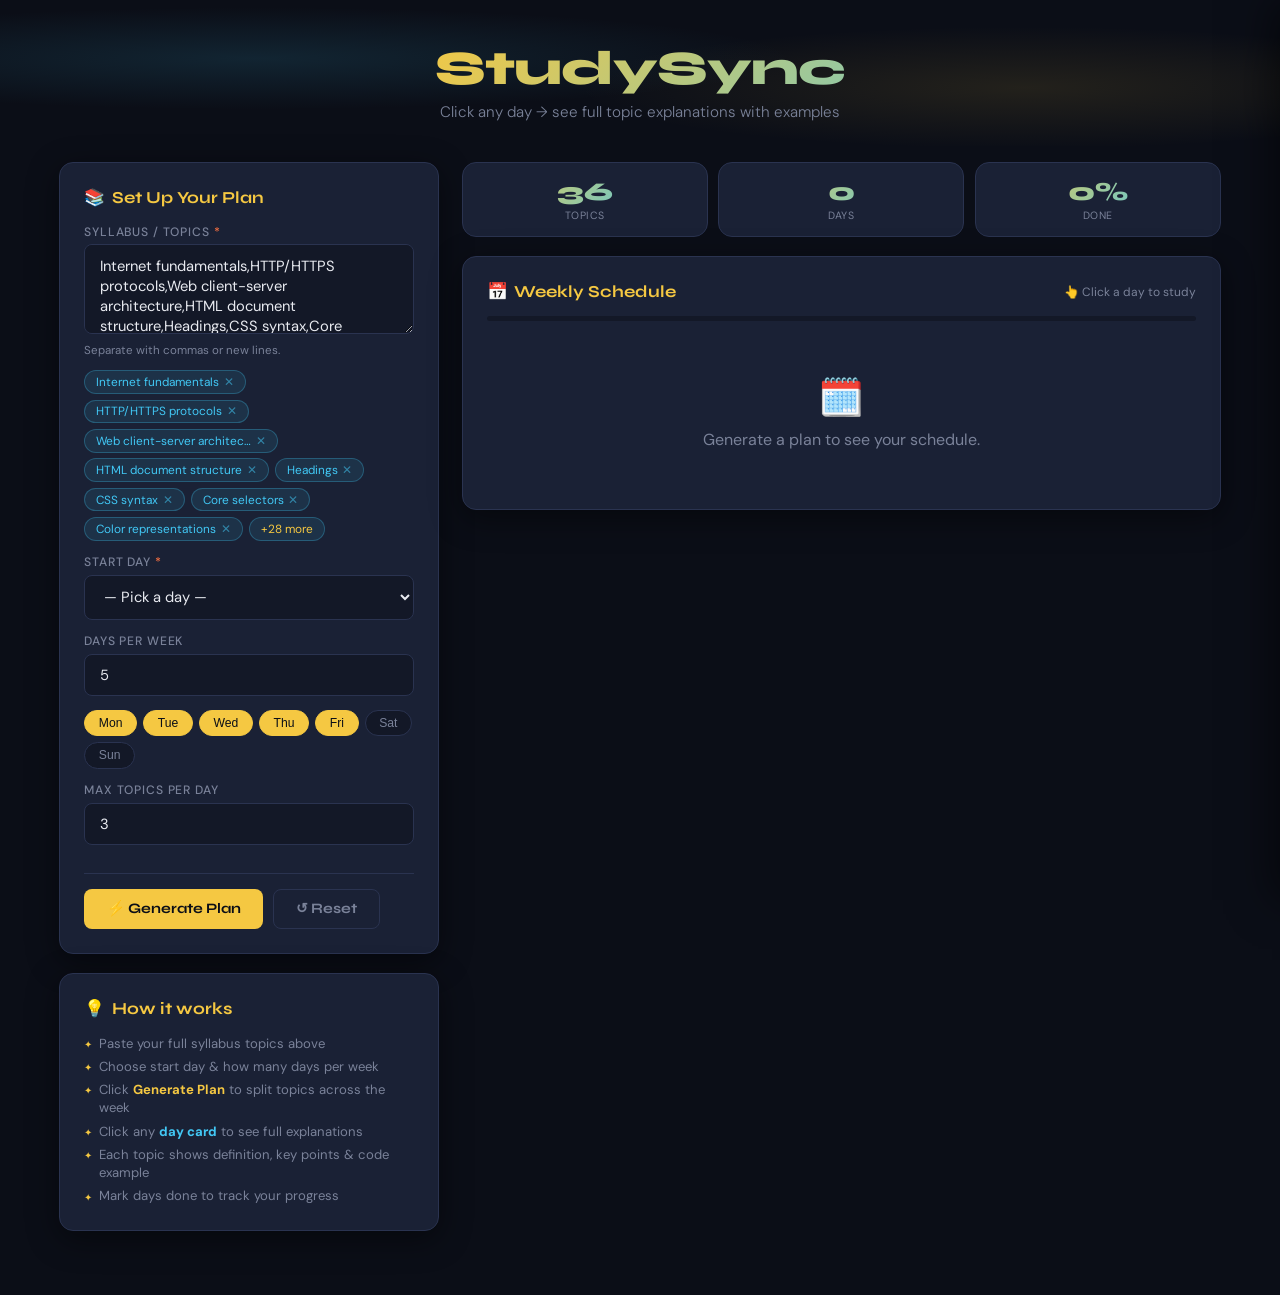
<file: index.html>
<!DOCTYPE html>
<!-- CO1: HTML Document Structure -->
<html lang="en">
<head>
  <!-- CO5: SEO Meta tags -->
  <meta charset="UTF-8" />
  <meta name="viewport" content="width=device-width, initial-scale=1.0" />
  <meta name="description" content="StudySync – Smart weekly syllabus planner with topic explanations." />
  <title>StudySync – Smart Syllabus Planner</title>
  <!-- CO1: External font via HTTPS -->
  <link href="https://fonts.googleapis.com/css2?family=Syne:wght@700;800&family=DM+Sans:wght@300;400;500&display=swap" rel="stylesheet" />
  <link rel="stylesheet" href="dailysmart.css" />
</head>
<body>

<header role="banner">
  <h1 class="logo">StudySync</h1>
  <p class="tagline">Click any day → see full topic explanations with examples</p>
</header>

<main class="grid">

  <!-- LEFT: Setup panel -->
  <section aria-labelledby="pt">
    <div class="card">
      <h2 class="card-title" id="pt"><span>📚</span> Set Up Your Plan</h2>
      <form id="plannerForm" novalidate>

        <label for="si">Syllabus / Topics <span class="star">*</span></label>
        <textarea id="si" placeholder="e.g. HTML Basics, CSS Flexbox, JS DOM…" required aria-required="true"></textarea>
        <small class="h">Separate with commas or new lines.</small>
        <div class="tags" id="topicTags" aria-live="polite"></div>

        <label for="sd">Start Day <span class="star">*</span></label>
        <select id="sd" required>
          <option value="">— Pick a day —</option>
          <option value="0">Monday</option><option value="1">Tuesday</option>
          <option value="2">Wednesday</option><option value="3">Thursday</option>
          <option value="4">Friday</option><option value="5">Saturday</option><option value="6">Sunday</option>
        </select>

        <label for="sdn">Days per week</label>
        <input type="number" id="sdn" min="1" max="7" value="5" />
        <div class="pills" id="dayPills" role="group" aria-label="Toggle study days"></div>

        <label for="tpd">Max topics per day</label>
        <input type="number" id="tpd" min="1" max="10" value="3" />

        <hr />
        <div class="btn-row">
          <button type="submit" class="btn" id="genBtn">
            <div class="spinner"></div>
            <span class="btn-text">⚡ Generate Plan</span>
          </button>
          <button type="button" class="btn btn-o" id="resetBtn">↺ Reset</button>
        </div>
      </form>
    </div>

    <aside class="card">
      <h2 class="card-title"><span>💡</span> How it works</h2>
      <ul class="key-list">
        <li>Paste your full syllabus topics above</li>
        <li>Choose start day & how many days per week</li>
        <li>Click <strong style="color:var(--accent)">Generate Plan</strong> to split topics across the week</li>
        <li>Click any <strong style="color:var(--accent2)">day card</strong> to see full explanations</li>
        <li>Each topic shows definition, key points & code example</li>
        <li>Mark days done to track your progress</li>
      </ul>
    </aside>
  </section>

  <!-- RIGHT: Schedule -->
  <section aria-labelledby="scht">

    <div class="stats">
      <div class="stat"><div class="sv" id="stTotal">0</div><div class="sl">Topics</div></div>
      <div class="stat"><div class="sv" id="stDays">0</div><div class="sl">Days</div></div>
      <div class="stat"><div class="sv" id="stDone">0%</div><div class="sl">Done</div></div>
    </div>

    <div class="card">
      <div style="display:flex;align-items:center;justify-content:space-between;margin-bottom:.9rem">
        <h2 class="card-title" id="scht" style="margin:0"><span>📅</span> Weekly Schedule</h2>
        <span style="font-size:.75rem;color:var(--muted)">👆 Click a day to study</span>
      </div>
      <div class="prog-wrap" role="progressbar" aria-valuenow="0" aria-valuemin="0" aria-valuemax="100" id="progR">
        <div class="prog-bar" id="progB"></div>
      </div>
      <div class="day-cards" id="dayCards">
        <div class="empty"><span class="ic">🗓️</span><p>Generate a plan to see your schedule.</p></div>
      </div>
    </div>

  </section>
</main>

<!-- Overlay -->
<div class="overlay" id="overlay"></div>

<!-- Topic Explanation Side Panel -->
<aside class="explain-panel" id="explainPanel" aria-label="Topic explanations">
  <div class="ep-header">
    <div class="ep-title" id="epTitle">📖 Topics for Monday</div>
    <div style="display:flex;gap:.5rem;align-items:center">
      <button class="btn btn-o btn-sm" id="markDoneBtn">✓ Mark Done</button>
      <button class="ep-close" id="epClose">✕ Close</button>
    </div>
  </div>
  <div class="ep-body" id="epBody"></div>
</aside>

<div class="toast" id="toast" role="alert"></div>

<script src="dailysmart.js"></script>
</body>
</html>
</file>
<file: dailysmart.css>
:root {
  --bg:#0b0e17; --surface:#131827; --card:#1a2135;
  --accent:#f5c842; --accent2:#42c8f5; --accent3:#f56f42;
  --text:#e8eaf0; --muted:#7a8299; --border:#2a3350;
  --r:14px; --sh:0 8px 32px rgba(0,0,0,.45);
  --fh:'Syne',sans-serif; --fb:'DM Sans',sans-serif;
}
*,*::before,*::after{box-sizing:border-box;margin:0;padding:0}
body{font-family:var(--fb);background:var(--bg);color:var(--text);min-height:100vh;overflow-x:hidden}

/* CO2: CSS Animations */
@keyframes fadeUp{from{opacity:0;transform:translateY(20px)}to{opacity:1;transform:translateY(0)}}
@keyframes pulse{0%,100%{box-shadow:0 0 0 0 rgba(245,200,66,.4)}50%{box-shadow:0 0 0 10px rgba(245,200,66,0)}}
@keyframes spin{to{transform:rotate(360deg)}}
@keyframes slideIn{from{opacity:0;transform:translateX(30px)}to{opacity:1;transform:translateX(0)}}

header{position:relative;padding:2.5rem 2rem 1.5rem;text-align:center;overflow:hidden}
header::before{content:'';position:absolute;inset:0;
  background:radial-gradient(ellipse 60% 50% at 20% 40%,rgba(66,200,245,.12) 0%,transparent 70%),
             radial-gradient(ellipse 50% 60% at 80% 60%,rgba(245,200,66,.10) 0%,transparent 70%);
  pointer-events:none}
.logo{font-family:var(--fh);font-weight:800;font-size:clamp(1.8rem,5vw,3rem);letter-spacing:-.02em;
  background:linear-gradient(135deg,var(--accent) 30%,var(--accent2));
  -webkit-background-clip:text;-webkit-text-fill-color:transparent;background-clip:text;animation:fadeUp .6s ease both}
.tagline{margin-top:.3rem;color:var(--muted);font-size:.95rem;font-weight:300;animation:fadeUp .7s .1s ease both}

/* CO2: CSS Grid – layout */
.grid{display:grid;grid-template-columns:1fr;gap:1.4rem;max-width:1200px;margin:0 auto;padding:1rem 1.2rem 4rem}
/* CO2: Media Queries */
@media(min-width:900px){.grid{grid-template-columns:380px 1fr}}
@media(max-width:480px){.stats{grid-template-columns:repeat(2,1fr)}
  .btn-row{flex-direction:column}}

.card{background:var(--card);border:1px solid var(--border);border-radius:var(--r);padding:1.5rem;box-shadow:var(--sh);animation:fadeUp .65s .15s ease both}
.card+.card{margin-top:1.2rem}
.card-title{font-family:var(--fh);font-size:1.05rem;font-weight:700;color:var(--accent);margin-bottom:1rem;display:flex;align-items:center;gap:.4rem}

/* CO2: Forms */
label{display:block;font-size:.76rem;font-weight:500;color:var(--muted);margin-bottom:.28rem;text-transform:uppercase;letter-spacing:.07em}
input[type="number"],select,textarea{
  width:100%;background:var(--surface);border:1.5px solid var(--border);border-radius:8px;
  color:var(--text);font-family:var(--fb);font-size:.92rem;padding:.65rem .95rem;margin-bottom:.85rem;outline:none;
  transition:border-color .25s,box-shadow .25s}
input:focus,select:focus,textarea:focus{border-color:var(--accent);box-shadow:0 0 0 3px rgba(245,200,66,.15)}
textarea{resize:vertical;min-height:90px}
select{cursor:pointer}
small.h{display:block;font-size:.72rem;color:var(--muted);margin-top:-.6rem;margin-bottom:.75rem}
.star{color:var(--accent3)}
hr{border:none;border-top:1px solid var(--border);margin:.9rem 0}

/* Buttons */
.btn{display:inline-flex;align-items:center;gap:.4rem;background:var(--accent);color:#0b0e17;
  font-family:var(--fh);font-weight:700;font-size:.9rem;border:none;border-radius:8px;
  padding:.65rem 1.4rem;cursor:pointer;transition:transform .18s,box-shadow .18s;animation:pulse 2.5s infinite}
.btn:hover{transform:translateY(-2px);box-shadow:0 6px 20px rgba(245,200,66,.35)}
.btn:active{transform:translateY(0)}
.btn:disabled{opacity:.6;cursor:not-allowed;transform:none}
.btn-o{background:transparent;border:1.5px solid var(--border);color:var(--muted);animation:none}
.btn-o:hover{border-color:var(--accent2);color:var(--accent2);box-shadow:none}
.btn-sm{padding:.4rem .9rem;font-size:.78rem}
.btn-row{display:flex;gap:.6rem;flex-wrap:wrap;margin-top:.4rem}
.spinner{width:14px;height:14px;border:2px solid rgba(0,0,0,.2);border-top-color:#0b0e17;border-radius:50%;animation:spin .6s linear infinite;display:none}
.btn.loading .spinner{display:inline-block}
.btn.loading .btn-text{display:none}

/* Day pills */
.pills{display:flex;flex-wrap:wrap;gap:.38rem;margin-bottom:.85rem}
.pill{background:var(--surface);border:1.5px solid var(--border);border-radius:50px;padding:.32rem .85rem;
  font-size:.76rem;font-weight:500;cursor:pointer;transition:all .2s;color:var(--muted);user-select:none}
.pill.on{background:var(--accent);border-color:var(--accent);color:#0b0e17}

/* Topic tags */
.tags{display:flex;flex-wrap:wrap;gap:.35rem;margin-bottom:.85rem;min-height:28px}
.tag{background:rgba(66,200,245,.1);border:1px solid rgba(66,200,245,.28);color:var(--accent2);
  border-radius:50px;padding:.18rem .7rem;font-size:.74rem;display:flex;align-items:center;gap:.28rem}
.tag .x{cursor:pointer;opacity:.55;transition:opacity .15s}
.tag .x:hover{opacity:1}

/* Stats – CO2: CSS Grid */
.stats{display:grid;grid-template-columns:repeat(3,1fr);gap:.65rem;margin-bottom:1.2rem;animation:fadeUp .65s .1s ease both}
.stat{background:var(--card);border:1px solid var(--border);border-radius:var(--r);padding:.85rem;text-align:center}
.sv{font-family:var(--fh);font-size:1.6rem;font-weight:800;
  background:linear-gradient(135deg,var(--accent),var(--accent2));
  -webkit-background-clip:text;-webkit-text-fill-color:transparent;background-clip:text}
.sl{font-size:.66rem;color:var(--muted);margin-top:.12rem;text-transform:uppercase;letter-spacing:.05em}

/* Progress */
.prog-wrap{background:var(--surface);border-radius:50px;height:5px;overflow:hidden;margin-bottom:1rem}
.prog-bar{height:100%;background:linear-gradient(90deg,var(--accent2),var(--accent));border-radius:50px;transition:width .5s ease;width:0%}

/* Schedule day cards – CO2: Flexbox */
.day-cards{display:flex;flex-direction:column;gap:.7rem}
.dc{background:var(--surface);border:1.5px solid var(--border);border-radius:10px;padding:.85rem 1rem;
  transition:border-color .2s,transform .2s;cursor:pointer}
.dc:hover{border-color:var(--accent2);transform:translateX(3px)}
.dc.today{border-color:var(--accent);background:rgba(245,200,66,.05)}
.dc.done{opacity:.45}
.dc.selected{border-color:var(--accent2);background:rgba(66,200,245,.06)}
.dh{display:flex;justify-content:space-between;align-items:center;margin-bottom:.4rem}
.dn{font-family:var(--fh);font-weight:700;font-size:.9rem}
.dw{color:var(--muted);font-weight:400;font-size:.72rem;margin-left:.3rem}
.db{font-size:.64rem;background:var(--accent);color:#0b0e17;border-radius:50px;padding:.1rem .5rem;font-weight:700}
.db.m{background:var(--surface);color:var(--muted);border:1px solid var(--border)}
.dt{list-style:none;display:flex;flex-direction:column;gap:.22rem}
.dt li{font-size:.82rem;color:var(--muted);padding-left:.85rem;position:relative;line-height:1.35}
.dt li::before{content:'›';position:absolute;left:0;color:var(--accent2)}

/* ══════════════════════════════════════════
   TOPIC EXPLANATION PANEL (main feature)
══════════════════════════════════════════ */
.explain-panel{
  position:fixed;top:0;right:0;width:min(480px,100vw);height:100vh;
  background:var(--card);border-left:2px solid var(--border);
  display:flex;flex-direction:column;z-index:200;
  transform:translateX(100%);transition:transform .35s cubic-bezier(.25,.8,.25,1);
  box-shadow:-8px 0 40px rgba(0,0,0,.5)}
.explain-panel.open{transform:translateX(0)}
.ep-header{
  display:flex;align-items:center;justify-content:space-between;
  padding:1.2rem 1.4rem;border-bottom:1px solid var(--border);
  background:var(--surface);flex-shrink:0}
.ep-title{font-family:var(--fh);font-size:1rem;font-weight:700;color:var(--accent)}
.ep-close{background:none;border:1px solid var(--border);color:var(--muted);border-radius:8px;
  padding:.35rem .7rem;cursor:pointer;font-size:.85rem;transition:all .2s}
.ep-close:hover{border-color:var(--accent3);color:var(--accent3)}
.ep-body{flex:1;overflow-y:auto;padding:1.2rem 1.4rem;display:flex;flex-direction:column;gap:1.2rem}
.ep-body::-webkit-scrollbar{width:5px}
.ep-body::-webkit-scrollbar-track{background:var(--surface)}
.ep-body::-webkit-scrollbar-thumb{background:var(--border);border-radius:50px}

/* Each topic explanation card */
.topic-exp{
  background:var(--surface);border:1px solid var(--border);border-radius:10px;overflow:hidden;
  animation:slideIn .3s ease both}
.topic-exp-head{
  display:flex;align-items:center;justify-content:space-between;
  padding:.75rem 1rem;cursor:pointer;
  transition:background .2s}
.topic-exp-head:hover{background:rgba(245,200,66,.05)}
.topic-exp-head.active{background:rgba(66,200,245,.07);border-bottom:1px solid var(--border)}
.topic-name{font-family:var(--fh);font-size:.88rem;font-weight:700;color:var(--text)}
.topic-co{font-size:.65rem;background:rgba(245,200,66,.15);color:var(--accent);
  border-radius:50px;padding:.1rem .5rem;font-weight:700;white-space:nowrap;margin-left:.5rem}
.toggle-icon{color:var(--accent2);font-size:1rem;transition:transform .25s;flex-shrink:0}
.toggle-icon.open{transform:rotate(90deg)}
.topic-exp-body{
  max-height:0;overflow:hidden;
  transition:max-height .35s ease,padding .25s ease;
  padding:0 1rem}
.topic-exp-body.open{max-height:600px;padding:.9rem 1rem 1rem}

.exp-section{margin-bottom:.9rem}
.exp-section:last-child{margin-bottom:0}
.exp-label{
  font-size:.68rem;font-weight:700;text-transform:uppercase;letter-spacing:.08em;
  color:var(--accent);margin-bottom:.35rem;display:flex;align-items:center;gap:.3rem}
.exp-text{font-size:.84rem;color:var(--muted);line-height:1.65}
.exp-text strong{color:var(--text)}

/* Code block */
.code-block{
  background:#0b0e17;border:1px solid var(--border);border-radius:7px;
  padding:.7rem .9rem;margin-top:.5rem;overflow-x:auto}
.code-block code{font-family:'Courier New',monospace;font-size:.78rem;color:#a8d8ea;line-height:1.6;white-space:pre}

/* Key points list */
.key-list{list-style:none;display:flex;flex-direction:column;gap:.3rem}
.key-list li{font-size:.82rem;color:var(--muted);padding-left:.9rem;position:relative;line-height:1.4}
.key-list li::before{content:'✦';position:absolute;left:0;color:var(--accent);font-size:.6rem;top:.2rem}

/* Overlay */
.overlay{position:fixed;inset:0;background:rgba(0,0,0,.5);z-index:199;opacity:0;pointer-events:none;transition:opacity .3s}
.overlay.show{opacity:1;pointer-events:all}

/* Empty & toast */
.empty{text-align:center;padding:2.2rem 1rem;color:var(--muted)}
.empty .ic{font-size:2.3rem;display:block;margin-bottom:.5rem}
.toast{position:fixed;bottom:2rem;left:50%;transform:translate(-50%,100px);
  background:var(--card);border:1.5px solid var(--accent);color:var(--text);
  border-radius:10px;padding:.8rem 1.3rem;font-size:.84rem;box-shadow:var(--sh);
  opacity:0;transition:transform .35s cubic-bezier(.34,1.56,.64,1),opacity .3s;z-index:999;white-space:nowrap}
.toast.show{transform:translate(-50%,0);opacity:1}

:focus-visible{outline:2px solid var(--accent);outline-offset:3px}
</file>
